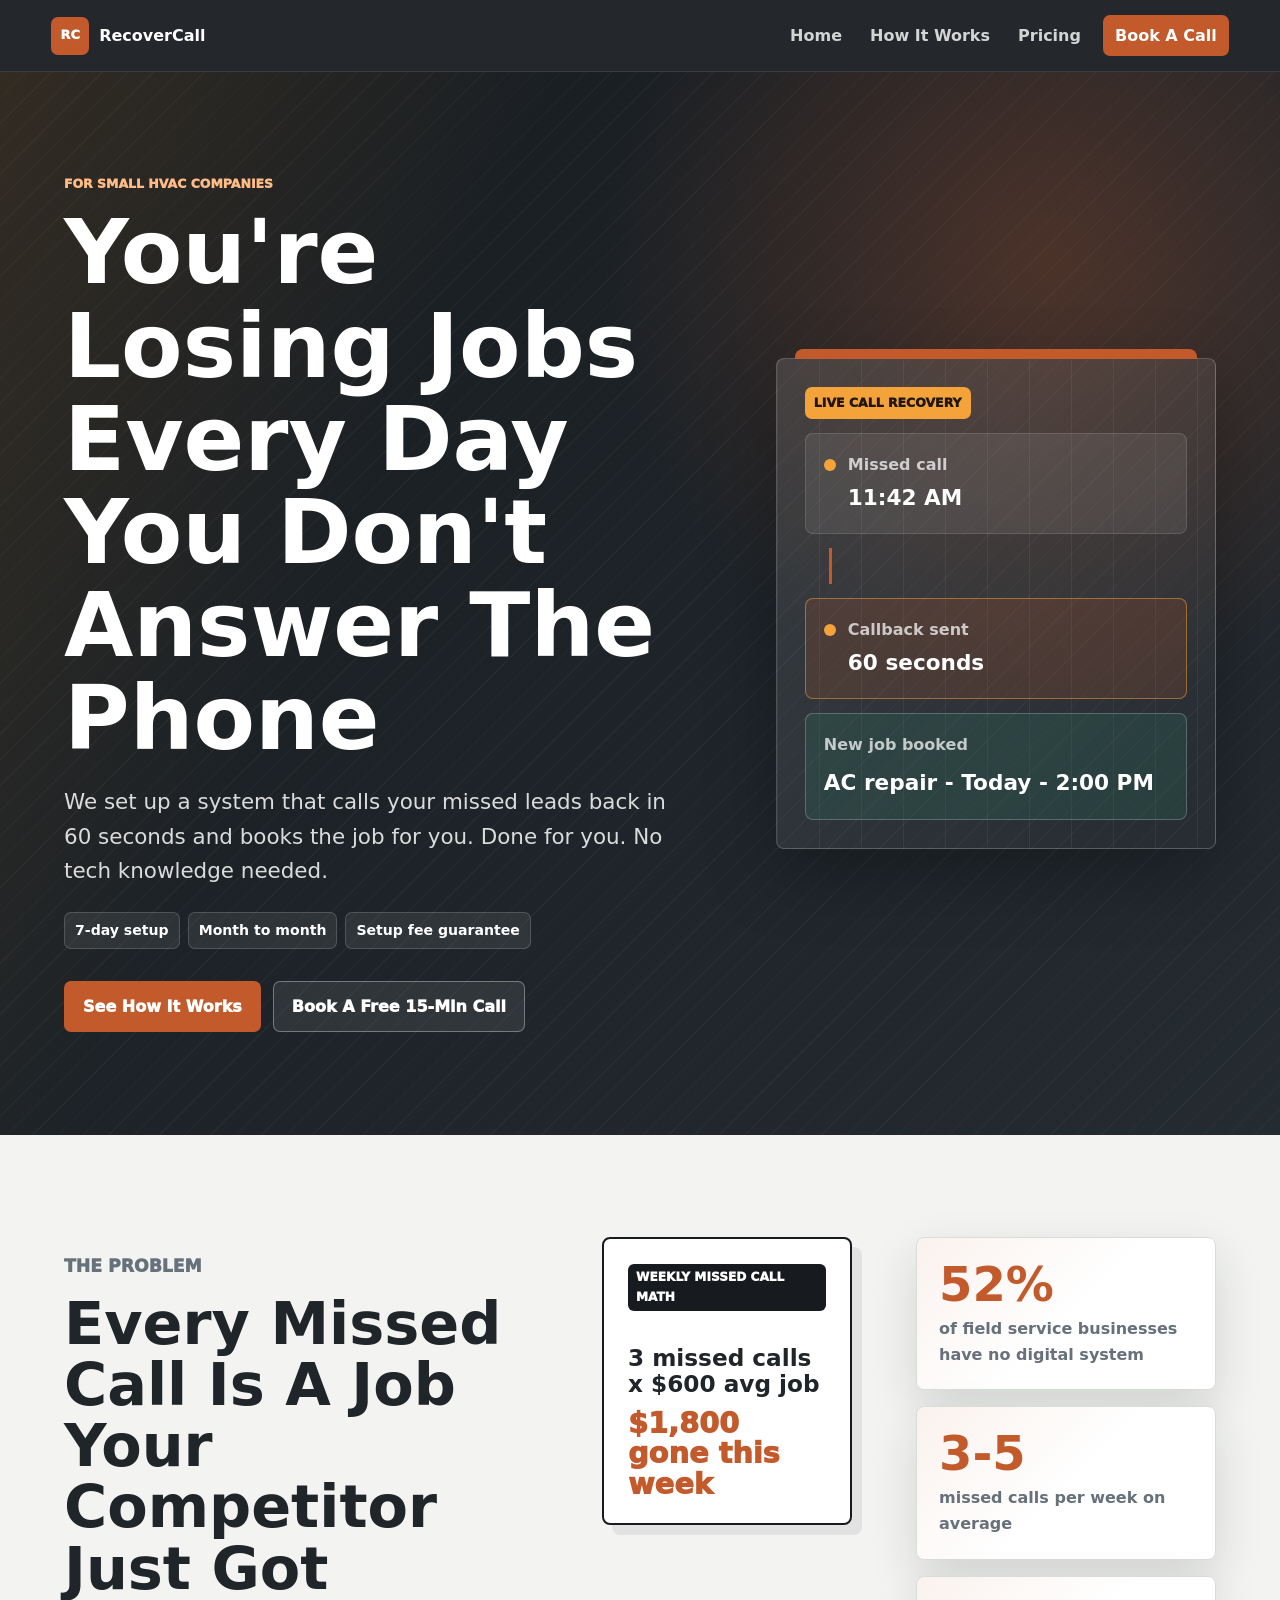
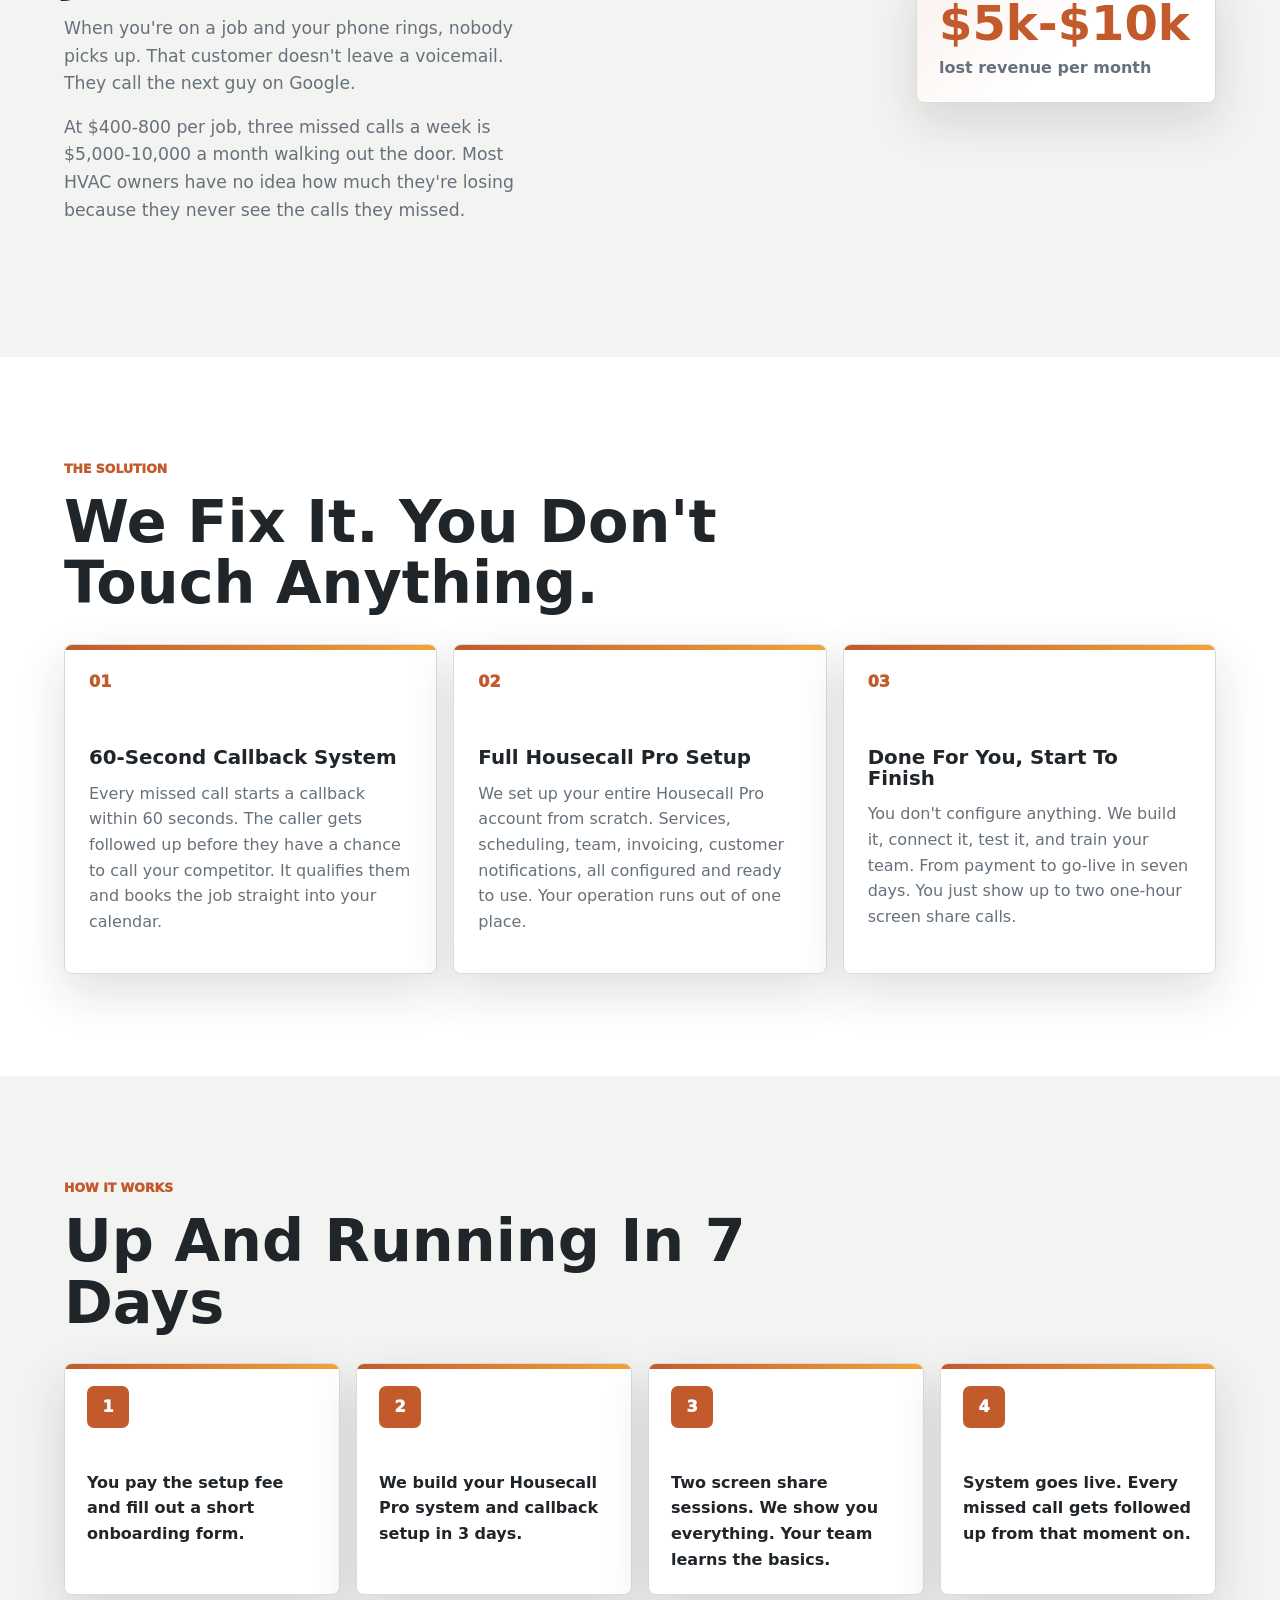
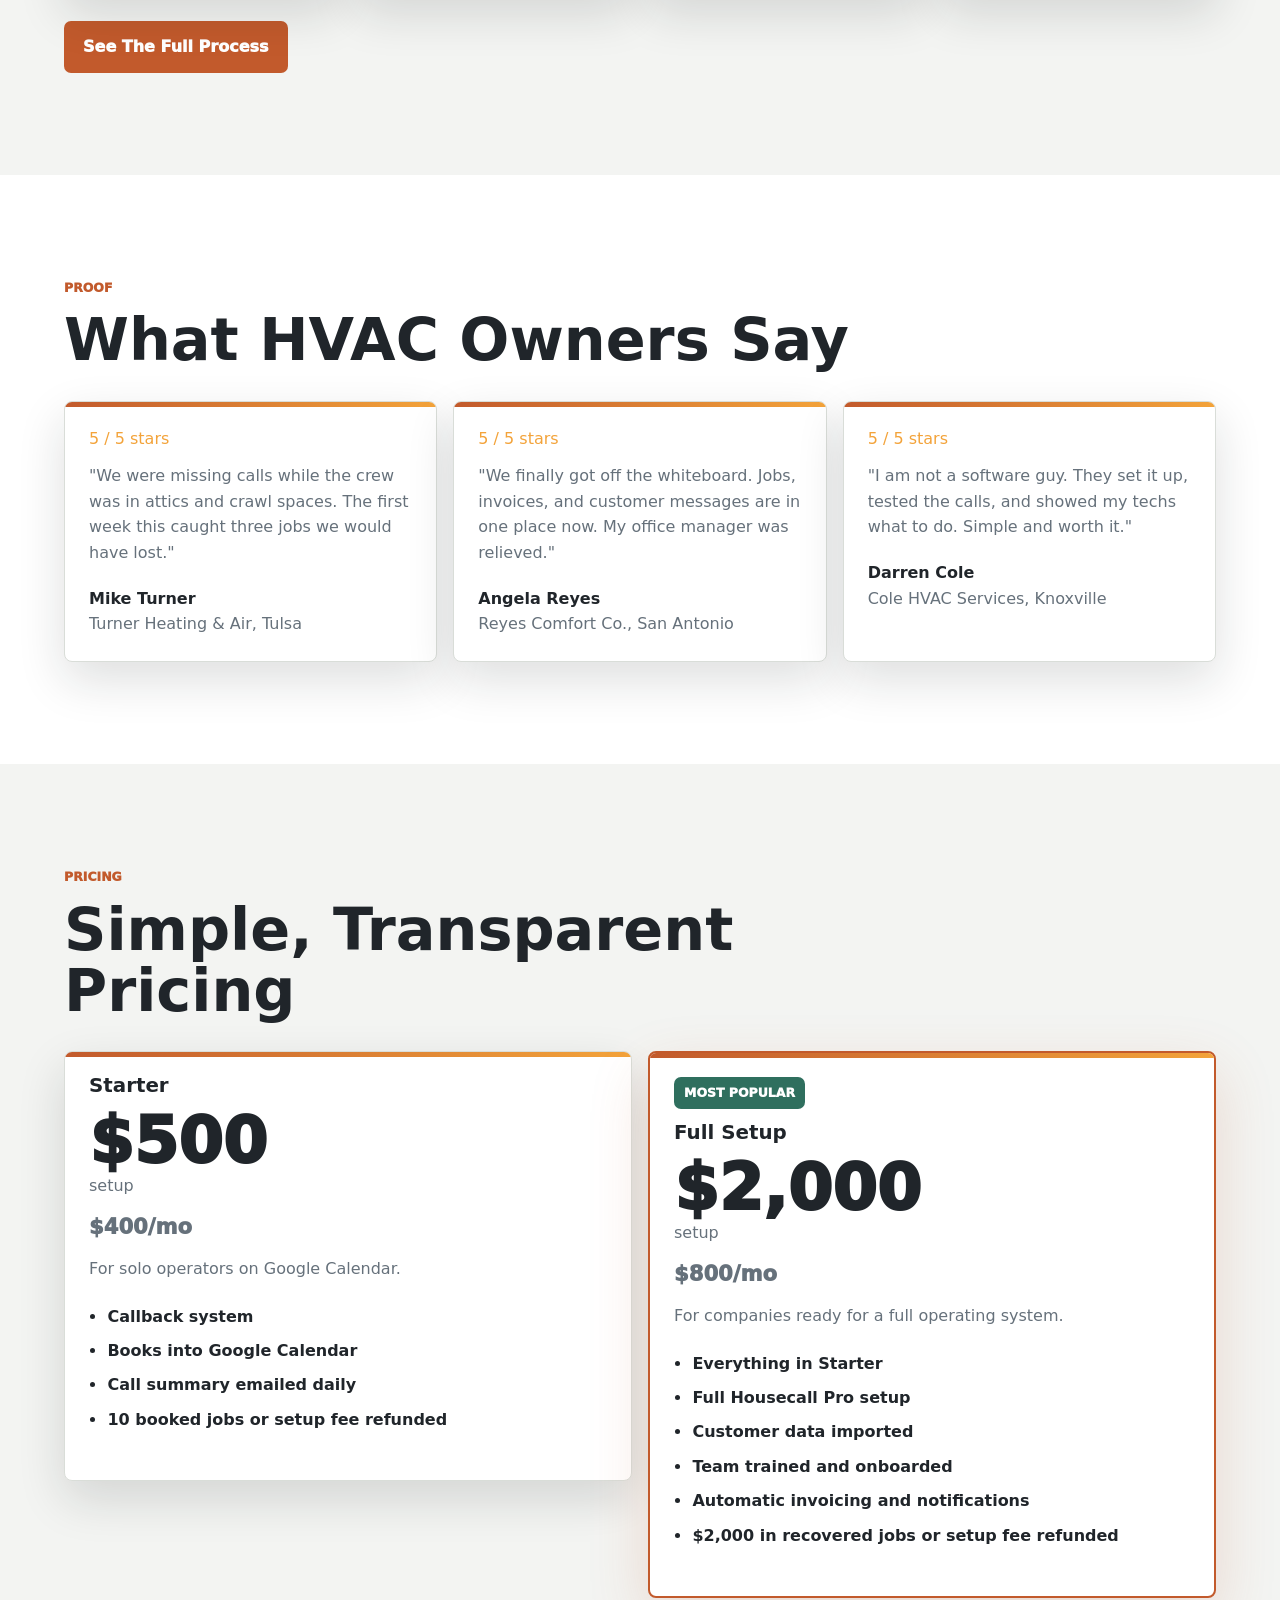
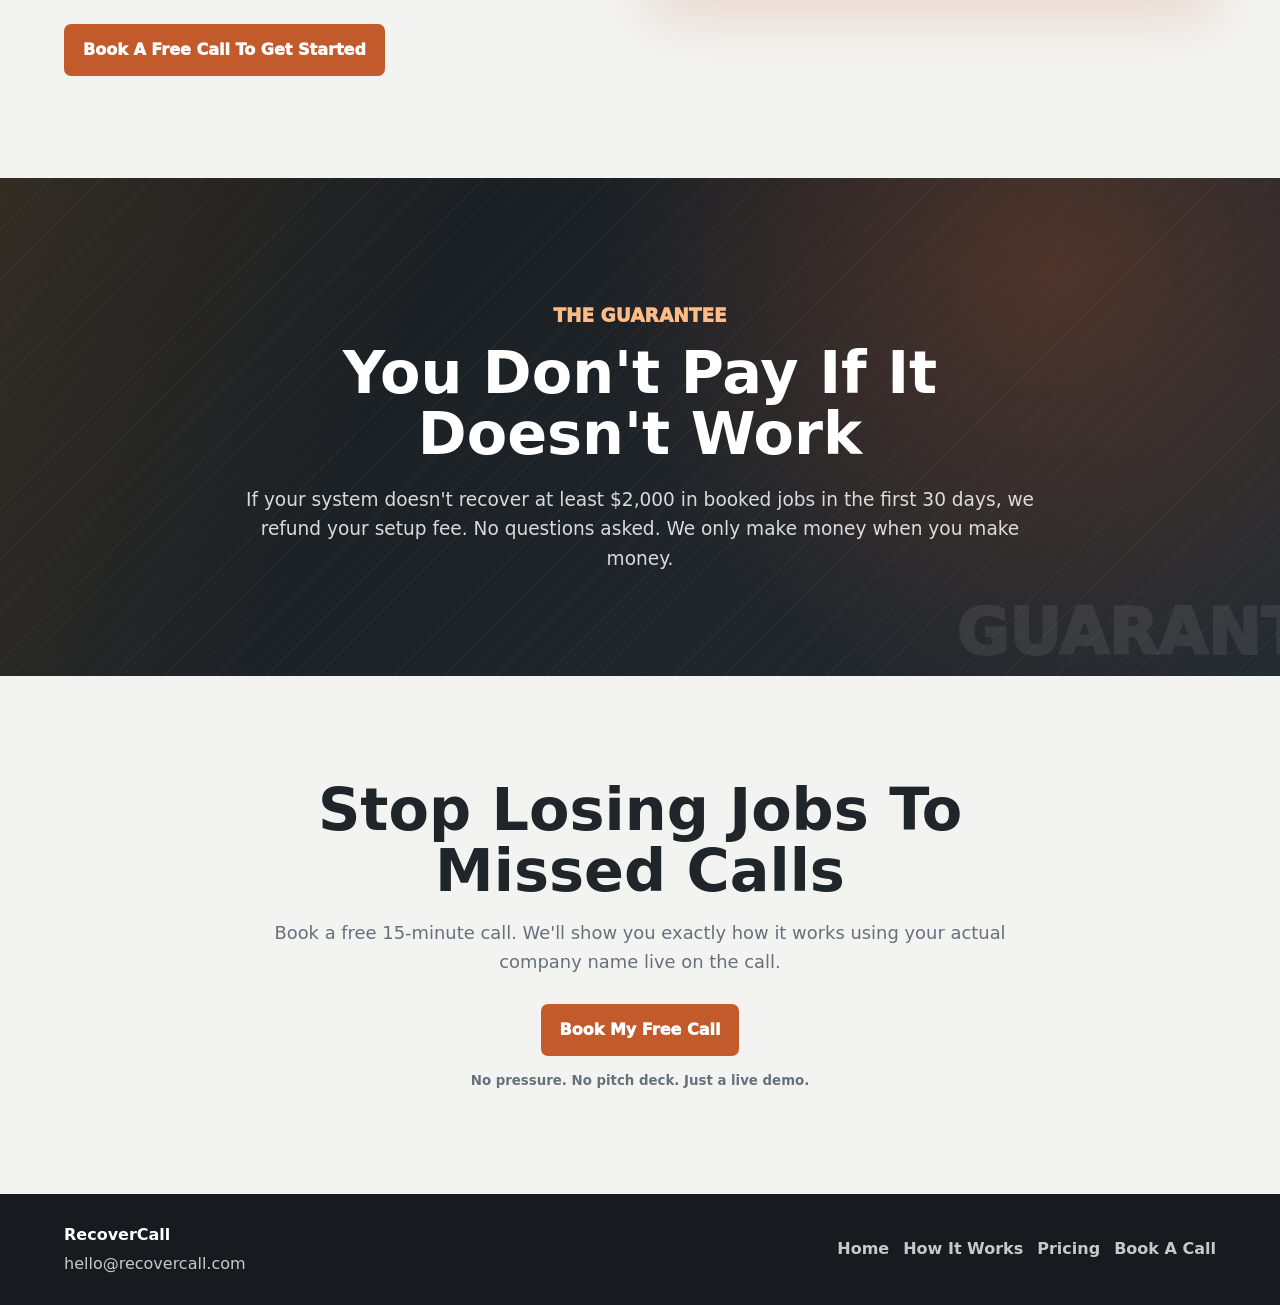
<file: index.html>
<!doctype html>
<html lang="en">
  <head>
    <meta charset="utf-8" />
    <meta name="viewport" content="width=device-width, initial-scale=1" />
    <title>RecoverCall | Missed Call Recovery for HVAC Companies</title>
    <meta
      name="description"
      content="RecoverCall sets up a 24/7 missed call recovery system and Housecall Pro operations platform for small HVAC companies."
    />
    <link rel="stylesheet" href="styles.css" />
  </head>
  <body>
    <header class="site-header">
      <a class="brand" href="index.html" aria-label="RecoverCall home">
        <span class="brand-mark">RC</span>
        <span>RecoverCall</span>
      </a>
      <button class="menu-toggle" type="button" aria-expanded="false" aria-controls="site-nav">
        <span class="sr-only">Toggle navigation</span>
        <span></span>
        <span></span>
        <span></span>
      </button>
      <nav id="site-nav" class="site-nav" aria-label="Primary navigation">
        <a href="index.html">Home</a>
        <a href="how-it-works.html">How It Works</a>
        <a href="pricing.html">Pricing</a>
        <a class="nav-cta" href="book-a-call.html">Book A Call</a>
      </nav>
    </header>

    <main>
      <section class="hero dark-section">
        <div class="hero-copy">
          <p class="eyebrow">For small HVAC companies</p>
          <h1>You're Losing Jobs Every Day You Don't Answer The Phone</h1>
          <p class="lead">
            We set up a system that calls your missed leads back in 60 seconds and
            books the job for you. Done for you. No tech knowledge needed.
          </p>
          <div class="trust-strip" aria-label="Service highlights">
            <span>7-day setup</span>
            <span>Month to month</span>
            <span>Setup fee guarantee</span>
          </div>
          <div class="button-row">
            <a class="button primary" href="how-it-works.html">See How It Works</a>
            <a class="button secondary" href="book-a-call.html">Book A Free 15-Min Call</a>
          </div>
        </div>
        <div class="hero-panel" aria-label="Missed call recovery example">
          <div class="panel-label">Live call recovery</div>
          <div class="phone-card">
            <span class="status-dot"></span>
            <p>Missed call</p>
            <strong>11:42 AM</strong>
          </div>
          <div class="arrow-line"></div>
          <div class="phone-card active">
            <span class="status-dot"></span>
            <p>Callback sent</p>
            <strong>60 seconds</strong>
          </div>
          <div class="dispatch-card">
            <p>New job booked</p>
            <strong>AC repair - Today - 2:00 PM</strong>
          </div>
        </div>
      </section>

      <section class="section problem-section">
        <div class="section-copy">
          <p class="eyebrow">The problem</p>
          <h2>Every Missed Call Is A Job Your Competitor Just Got</h2>
          <p>
            When you're on a job and your phone rings, nobody picks up. That customer
            doesn't leave a voicemail. They call the next guy on Google.
          </p>
          <p>
            At $400-800 per job, three missed calls a week is $5,000-10,000 a month
            walking out the door. Most HVAC owners have no idea how much they're
            losing because they never see the calls they missed.
          </p>
        </div>
        <div class="loss-meter" aria-label="Lost revenue example">
          <span>Weekly missed call math</span>
          <strong>3 missed calls x $600 avg job</strong>
          <p>$1,800 gone this week</p>
        </div>
        <div class="stats-grid">
          <div class="stat-card">
            <strong>52%</strong>
            <span>of field service businesses have no digital system</span>
          </div>
          <div class="stat-card">
            <strong>3-5</strong>
            <span>missed calls per week on average</span>
          </div>
          <div class="stat-card">
            <strong>$5k-$10k</strong>
            <span>lost revenue per month</span>
          </div>
        </div>
      </section>

      <section class="section light-section">
        <div class="section-heading">
          <p class="eyebrow">The solution</p>
          <h2>We Fix It. You Don't Touch Anything.</h2>
        </div>
        <div class="three-grid">
          <article class="feature-card">
            <span>01</span>
            <h3>60-Second Callback System</h3>
            <p>
              Every missed call starts a callback within 60 seconds.
              The caller gets followed up before they have a chance to call your
              competitor. It qualifies them and books the job straight into your calendar.
            </p>
          </article>
          <article class="feature-card">
            <span>02</span>
            <h3>Full Housecall Pro Setup</h3>
            <p>
              We set up your entire Housecall Pro account from scratch. Services,
              scheduling, team, invoicing, customer notifications, all configured and
              ready to use. Your operation runs out of one place.
            </p>
          </article>
          <article class="feature-card">
            <span>03</span>
            <h3>Done For You, Start To Finish</h3>
            <p>
              You don't configure anything. We build it, connect it, test it, and
              train your team. From payment to go-live in seven days. You just show
              up to two one-hour screen share calls.
            </p>
          </article>
        </div>
      </section>

      <section class="section">
        <div class="section-heading">
          <p class="eyebrow">How it works</p>
          <h2>Up And Running In 7 Days</h2>
        </div>
        <div class="steps-grid">
          <div class="step-card"><span>1</span><p>You pay the setup fee and fill out a short onboarding form.</p></div>
          <div class="step-card"><span>2</span><p>We build your Housecall Pro system and callback setup in 3 days.</p></div>
          <div class="step-card"><span>3</span><p>Two screen share sessions. We show you everything. Your team learns the basics.</p></div>
          <div class="step-card"><span>4</span><p>System goes live. Every missed call gets followed up from that moment on.</p></div>
        </div>
        <a class="button primary section-button" href="how-it-works.html">See The Full Process</a>
      </section>

      <section class="section light-section">
        <div class="section-heading">
          <p class="eyebrow">Proof</p>
          <h2>What HVAC Owners Say</h2>
        </div>
        <div class="three-grid">
          <article class="quote-card">
            <div class="stars">5 / 5 stars</div>
            <p>
              "We were missing calls while the crew was in attics and crawl spaces.
              The first week this caught three jobs we would have lost."
            </p>
            <strong>Mike Turner</strong>
            <span>Turner Heating & Air, Tulsa</span>
          </article>
          <article class="quote-card">
            <div class="stars">5 / 5 stars</div>
            <p>
              "We finally got off the whiteboard. Jobs, invoices, and customer
              messages are in one place now. My office manager was relieved."
            </p>
            <strong>Angela Reyes</strong>
            <span>Reyes Comfort Co., San Antonio</span>
          </article>
          <article class="quote-card">
            <div class="stars">5 / 5 stars</div>
            <p>
              "I am not a software guy. They set it up, tested the calls, and
              showed my techs what to do. Simple and worth it."
            </p>
            <strong>Darren Cole</strong>
            <span>Cole HVAC Services, Knoxville</span>
          </article>
        </div>
      </section>

      <section class="section">
        <div class="section-heading">
          <p class="eyebrow">Pricing</p>
          <h2>Simple, Transparent Pricing</h2>
        </div>
        <div class="pricing-grid two-up">
          <article class="pricing-card">
            <h3>Starter</h3>
            <p class="price"><span>$500</span> setup</p>
            <p class="monthly">$400/mo</p>
            <p>For solo operators on Google Calendar.</p>
            <ul>
              <li>Callback system</li>
              <li>Books into Google Calendar</li>
              <li>Call summary emailed daily</li>
              <li>10 booked jobs or setup fee refunded</li>
            </ul>
          </article>
          <article class="pricing-card popular">
            <div class="badge">Most Popular</div>
            <h3>Full Setup</h3>
            <p class="price"><span>$2,000</span> setup</p>
            <p class="monthly">$800/mo</p>
            <p>For companies ready for a full operating system.</p>
            <ul>
              <li>Everything in Starter</li>
              <li>Full Housecall Pro setup</li>
              <li>Customer data imported</li>
              <li>Team trained and onboarded</li>
              <li>Automatic invoicing and notifications</li>
              <li>$2,000 in recovered jobs or setup fee refunded</li>
            </ul>
          </article>
        </div>
        <a class="button primary section-button" href="book-a-call.html">Book A Free Call To Get Started</a>
      </section>

      <section class="section guarantee dark-section">
        <p class="eyebrow">The guarantee</p>
        <h2>You Don't Pay If It Doesn't Work</h2>
        <p>
          If your system doesn't recover at least $2,000 in booked jobs in the first
          30 days, we refund your setup fee. No questions asked. We only make money
          when you make money.
        </p>
      </section>

      <section class="section final-cta">
        <h2>Stop Losing Jobs To Missed Calls</h2>
        <p>
          Book a free 15-minute call. We'll show you exactly how it works using
          your actual company name live on the call.
        </p>
        <a class="button primary" href="book-a-call.html">Book My Free Call</a>
        <small>No pressure. No pitch deck. Just a live demo.</small>
      </section>
    </main>

    <footer class="site-footer">
      <div>
        <strong>RecoverCall</strong>
        <p>hello@recovercall.com</p>
      </div>
      <nav aria-label="Footer navigation">
        <a href="index.html">Home</a>
        <a href="how-it-works.html">How It Works</a>
        <a href="pricing.html">Pricing</a>
        <a href="book-a-call.html">Book A Call</a>
      </nav>
    </footer>
    <script src="script.js"></script>
  </body>
</html>
</file>
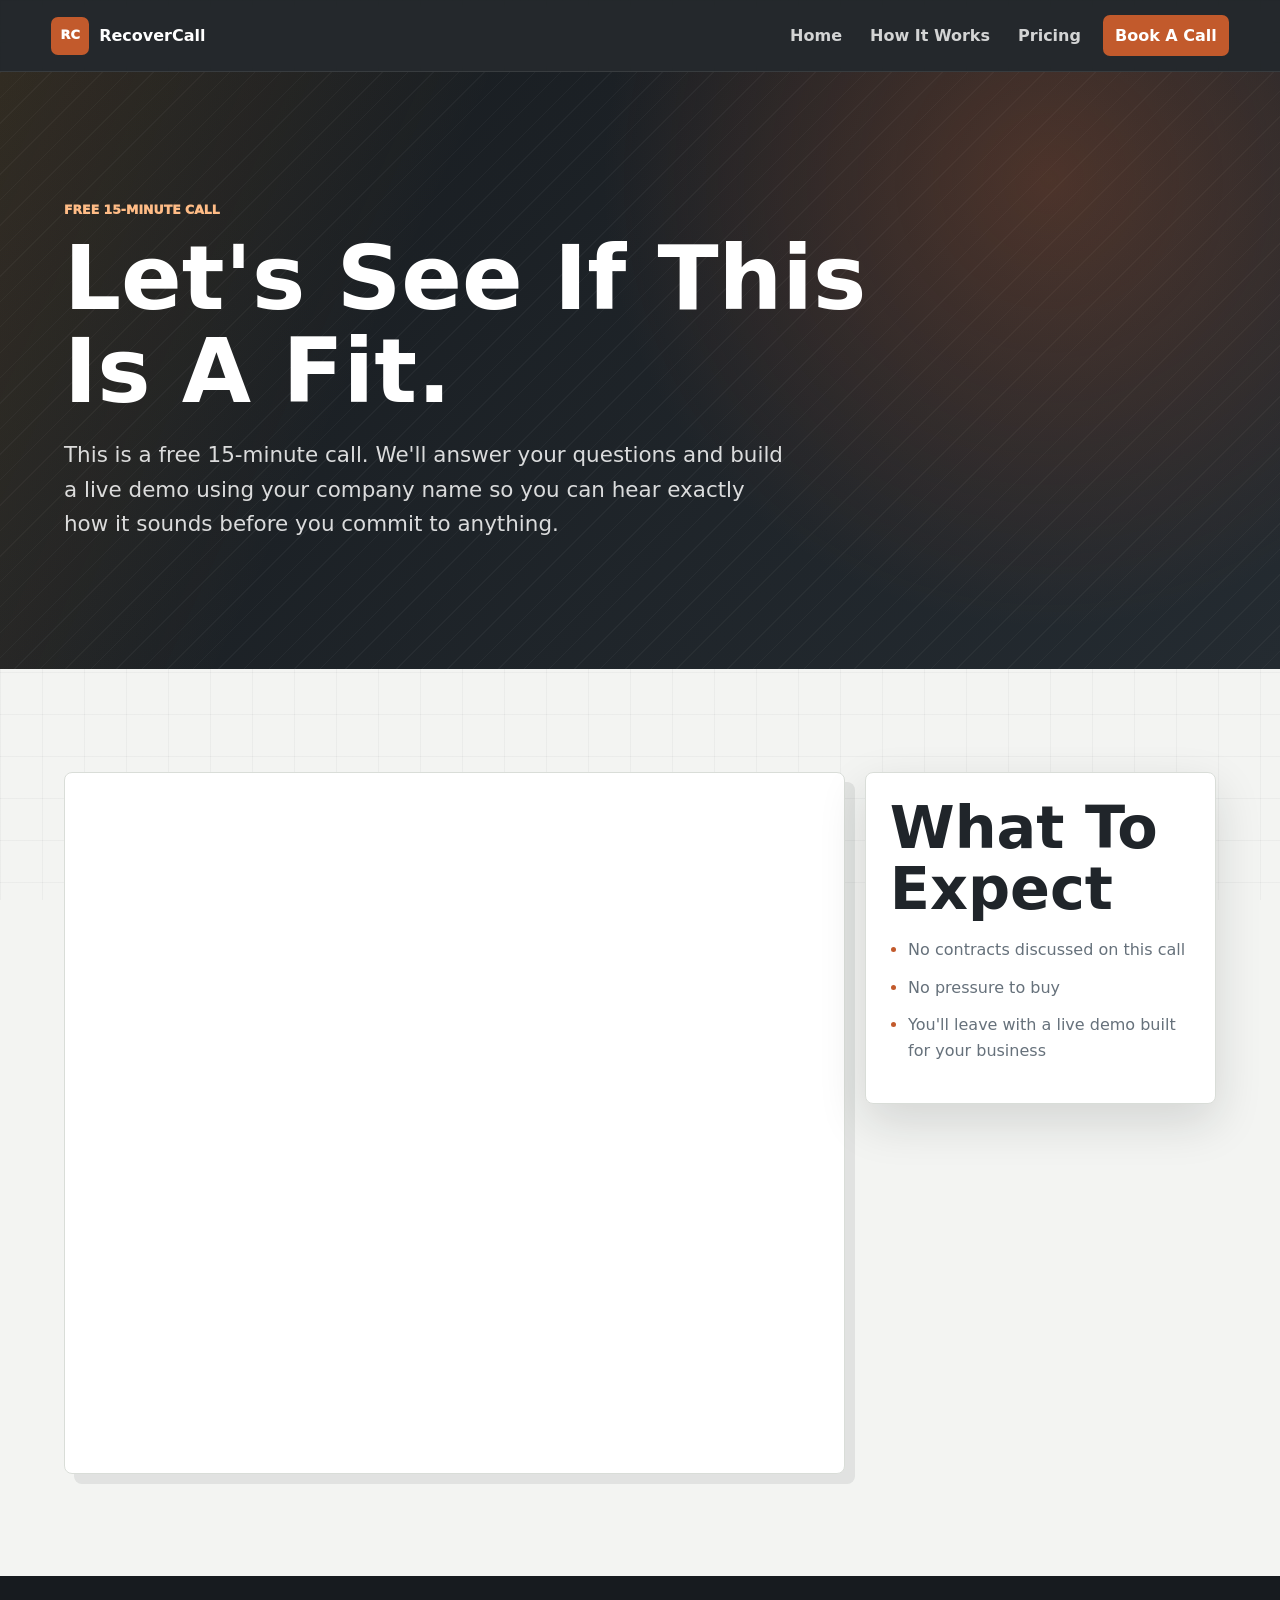
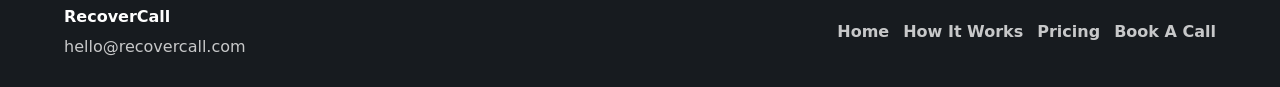
<file: book-a-call.html>
<!doctype html>
<html lang="en">
  <head>
    <meta charset="utf-8" />
    <meta name="viewport" content="width=device-width, initial-scale=1" />
    <title>Book A Call | RecoverCall</title>
    <meta
      name="description"
      content="Book a free 15-minute call with RecoverCall and hear a live demo for your HVAC company."
    />
    <link href="https://assets.calendly.com/assets/external/widget.css" rel="stylesheet" />
    <link rel="stylesheet" href="styles.css" />
  </head>
  <body>
    <header class="site-header">
      <a class="brand" href="index.html" aria-label="RecoverCall home">
        <span class="brand-mark">RC</span>
        <span>RecoverCall</span>
      </a>
      <button class="menu-toggle" type="button" aria-expanded="false" aria-controls="site-nav">
        <span class="sr-only">Toggle navigation</span>
        <span></span>
        <span></span>
        <span></span>
      </button>
      <nav id="site-nav" class="site-nav" aria-label="Primary navigation">
        <a href="index.html">Home</a>
        <a href="how-it-works.html">How It Works</a>
        <a href="pricing.html">Pricing</a>
        <a class="nav-cta" href="book-a-call.html">Book A Call</a>
      </nav>
    </header>

    <main>
      <section class="page-hero dark-section">
        <p class="eyebrow">Free 15-minute call</p>
        <h1>Let's See If This Is A Fit.</h1>
        <p class="lead">
          This is a free 15-minute call. We'll answer your questions and build a
          live demo using your company name so you can hear exactly how it sounds
          before you commit to anything.
        </p>
      </section>

      <section class="section booking-layout">
        <div class="calendar-placeholder">
          <!-- REPLACE WITH CALENDLY EMBED CODE -->
          <div
            class="calendly-inline-widget"
            data-url="https://calendly.com/zack-173/30min"
            style="min-width: 320px; height: 700px;"
          ></div>
        </div>
        <aside class="call-notes">
          <h2>What To Expect</h2>
          <ul class="check-list">
            <li>No contracts discussed on this call</li>
            <li>No pressure to buy</li>
            <li>You'll leave with a live demo built for your business</li>
          </ul>
        </aside>
      </section>
    </main>

    <footer class="site-footer">
      <div>
        <strong>RecoverCall</strong>
        <p>hello@recovercall.com</p>
      </div>
      <nav aria-label="Footer navigation">
        <a href="index.html">Home</a>
        <a href="how-it-works.html">How It Works</a>
        <a href="pricing.html">Pricing</a>
        <a href="book-a-call.html">Book A Call</a>
      </nav>
    </footer>
    <script src="https://assets.calendly.com/assets/external/widget.js" async></script>
    <script src="script.js"></script>
  </body>
</html>
</file>
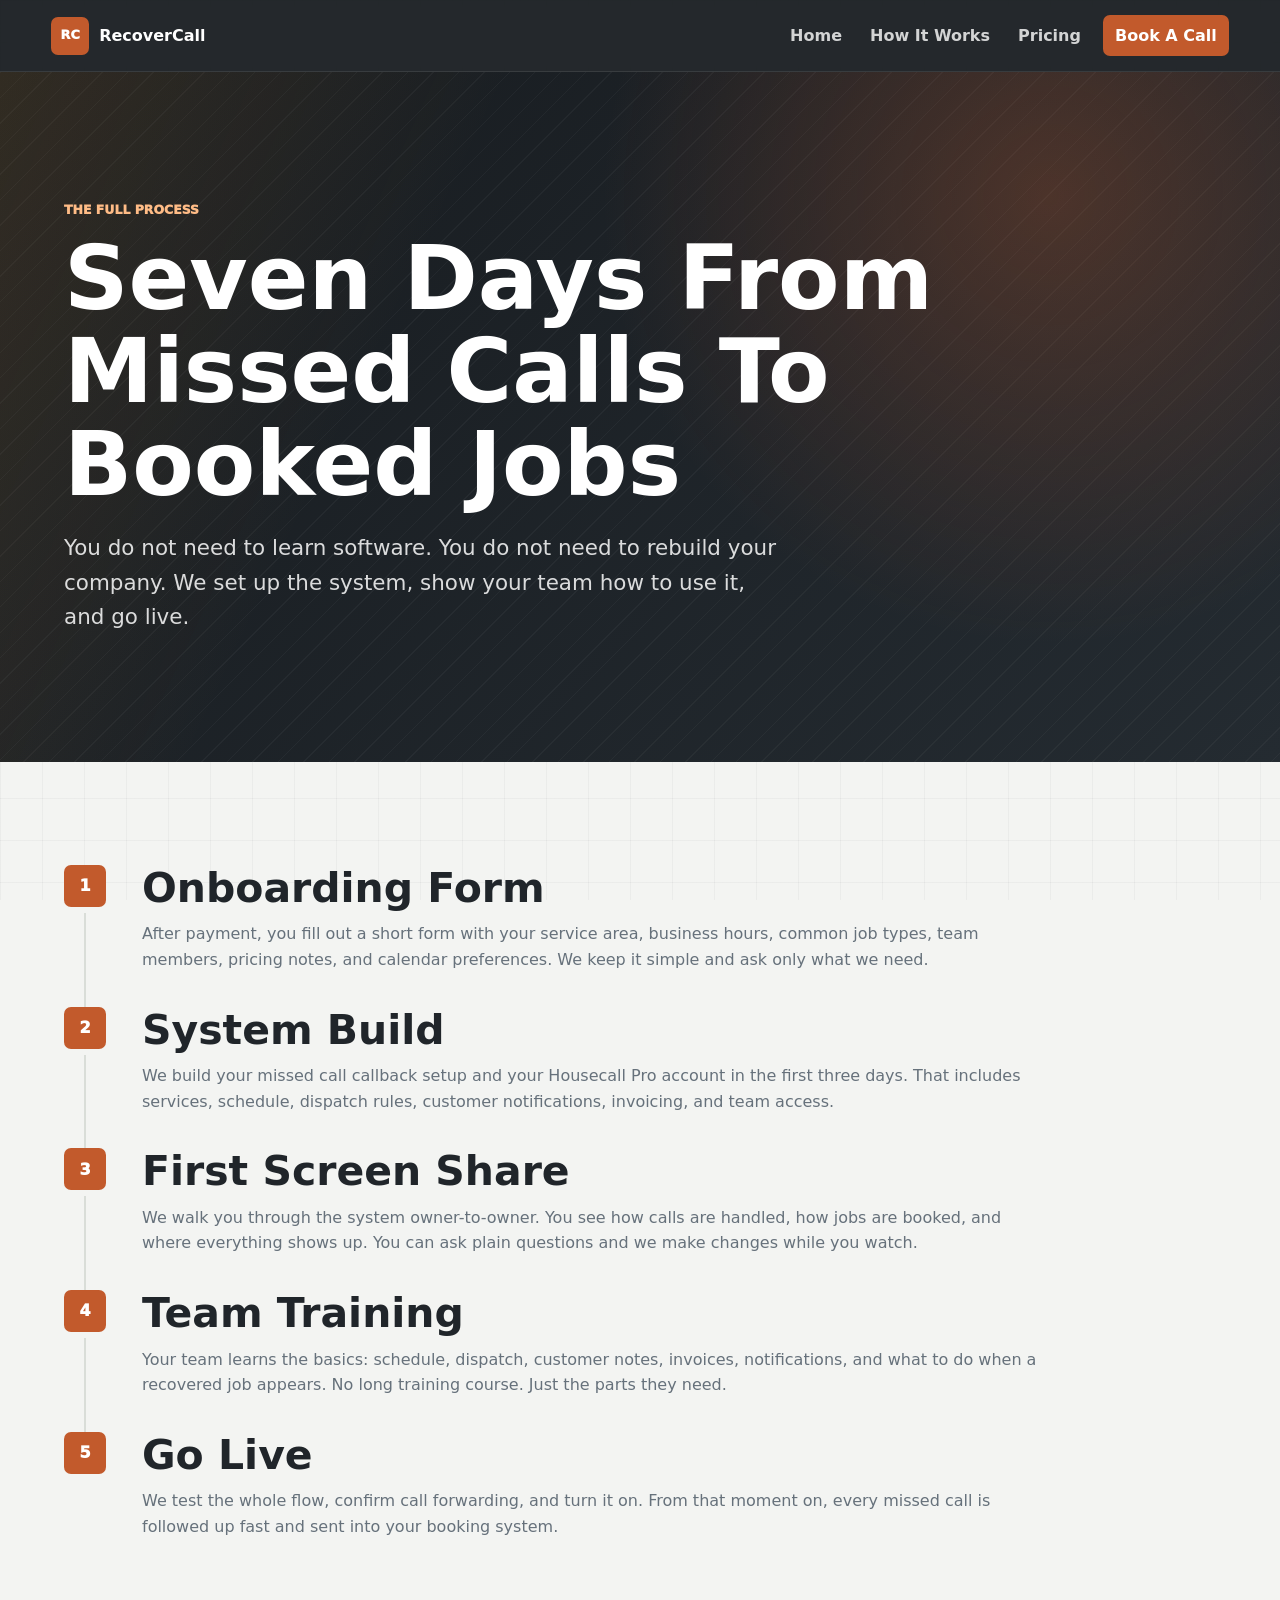
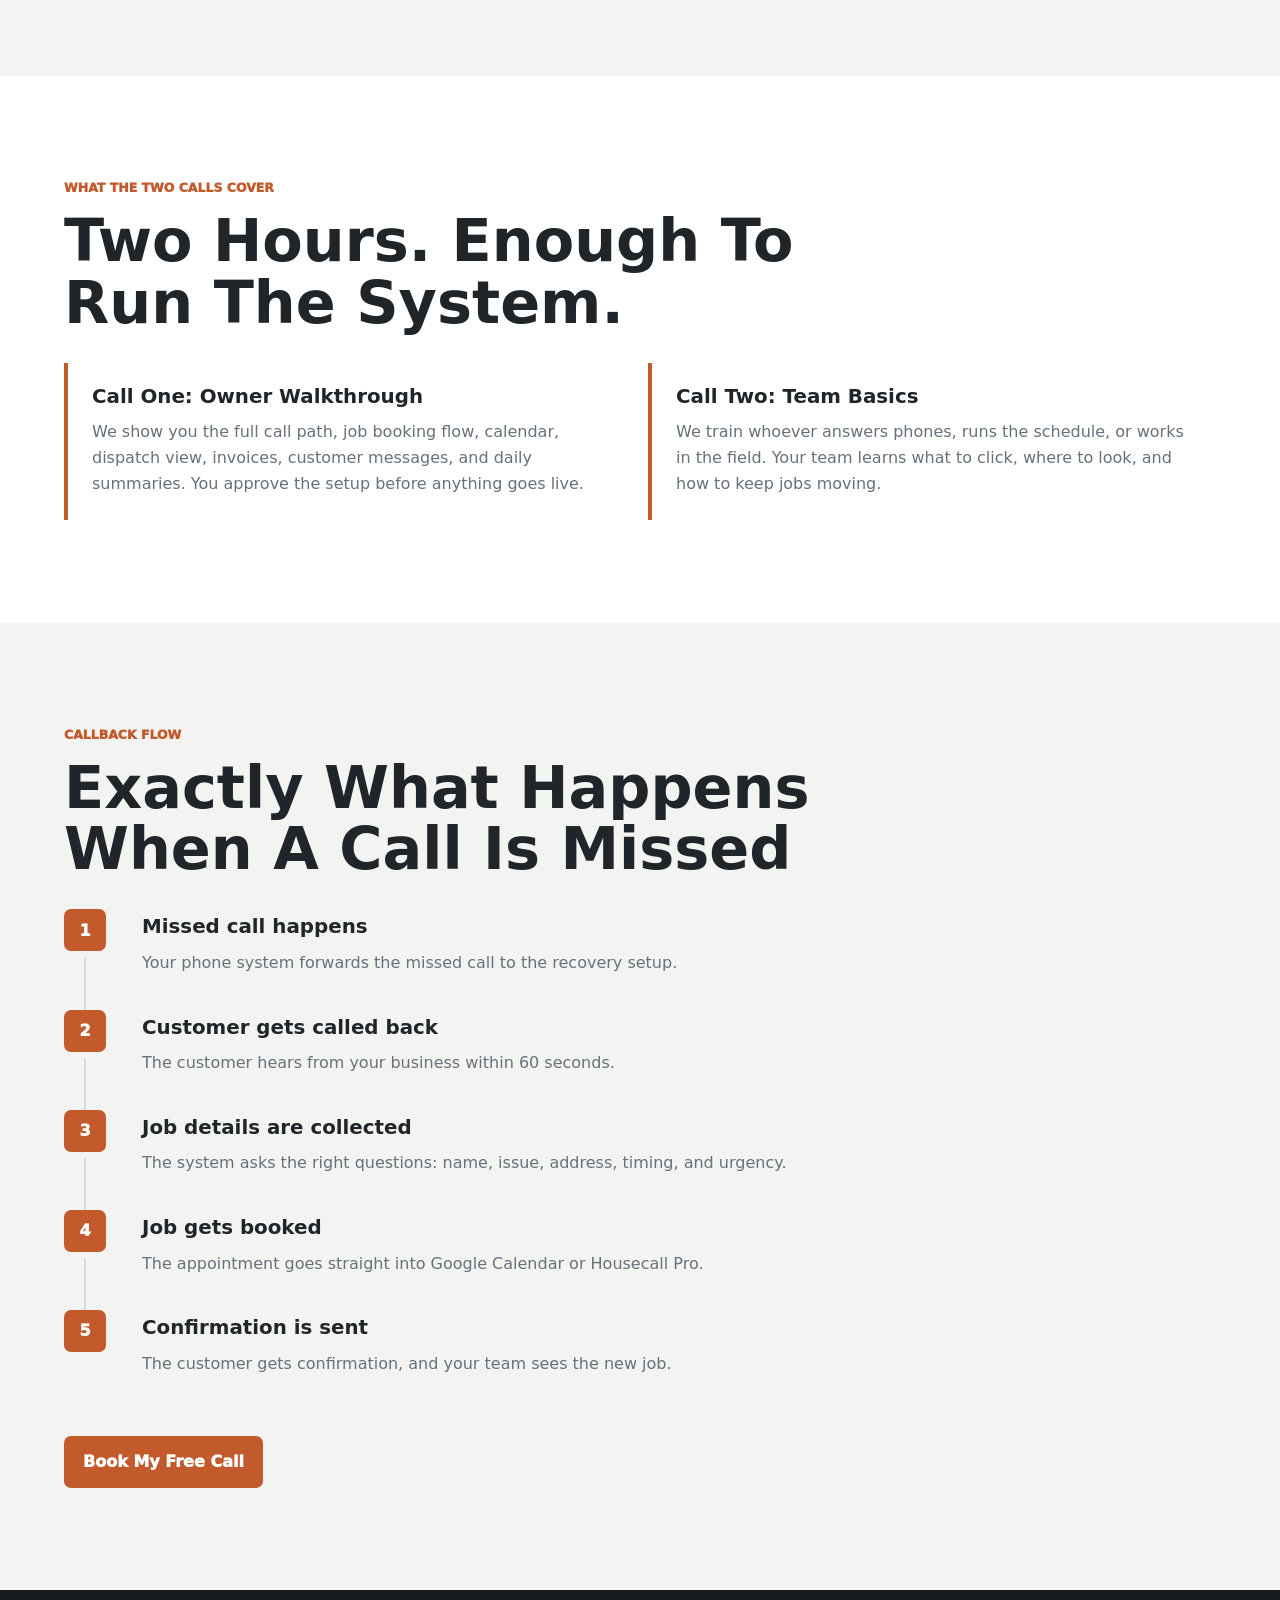
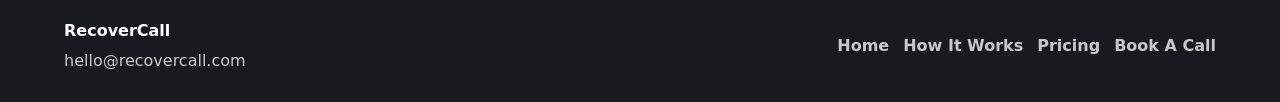
<file: how-it-works.html>
<!doctype html>
<html lang="en">
  <head>
    <meta charset="utf-8" />
    <meta name="viewport" content="width=device-width, initial-scale=1" />
    <title>How It Works | RecoverCall</title>
    <meta
      name="description"
      content="See how RecoverCall sets up missed call recovery and Housecall Pro for HVAC companies in seven days."
    />
    <link rel="stylesheet" href="styles.css" />
  </head>
  <body>
    <header class="site-header">
      <a class="brand" href="index.html" aria-label="RecoverCall home">
        <span class="brand-mark">RC</span>
        <span>RecoverCall</span>
      </a>
      <button class="menu-toggle" type="button" aria-expanded="false" aria-controls="site-nav">
        <span class="sr-only">Toggle navigation</span>
        <span></span>
        <span></span>
        <span></span>
      </button>
      <nav id="site-nav" class="site-nav" aria-label="Primary navigation">
        <a href="index.html">Home</a>
        <a href="how-it-works.html">How It Works</a>
        <a href="pricing.html">Pricing</a>
        <a class="nav-cta" href="book-a-call.html">Book A Call</a>
      </nav>
    </header>

    <main>
      <section class="page-hero dark-section">
        <p class="eyebrow">The full process</p>
        <h1>Seven Days From Missed Calls To Booked Jobs</h1>
        <p class="lead">
          You do not need to learn software. You do not need to rebuild your
          company. We set up the system, show your team how to use it, and go live.
        </p>
      </section>

      <section class="section">
        <div class="timeline">
          <article class="timeline-item">
            <span>1</span>
            <div>
              <h2>Onboarding Form</h2>
              <p>
                After payment, you fill out a short form with your service area,
                business hours, common job types, team members, pricing notes, and
                calendar preferences. We keep it simple and ask only what we need.
              </p>
            </div>
          </article>
          <article class="timeline-item">
            <span>2</span>
            <div>
              <h2>System Build</h2>
              <p>
                We build your missed call callback setup and your Housecall Pro
                account in the first three days. That includes services, schedule,
                dispatch rules, customer notifications, invoicing, and team access.
              </p>
            </div>
          </article>
          <article class="timeline-item">
            <span>3</span>
            <div>
              <h2>First Screen Share</h2>
              <p>
                We walk you through the system owner-to-owner. You see how calls are
                handled, how jobs are booked, and where everything shows up. You can
                ask plain questions and we make changes while you watch.
              </p>
            </div>
          </article>
          <article class="timeline-item">
            <span>4</span>
            <div>
              <h2>Team Training</h2>
              <p>
                Your team learns the basics: schedule, dispatch, customer notes,
                invoices, notifications, and what to do when a recovered job appears.
                No long training course. Just the parts they need.
              </p>
            </div>
          </article>
          <article class="timeline-item">
            <span>5</span>
            <div>
              <h2>Go Live</h2>
              <p>
                We test the whole flow, confirm call forwarding, and turn it on.
                From that moment on, every missed call is followed up fast and sent
                into your booking system.
              </p>
            </div>
          </article>
        </div>
      </section>

      <section class="section light-section">
        <div class="section-heading">
          <p class="eyebrow">What the two calls cover</p>
          <h2>Two Hours. Enough To Run The System.</h2>
        </div>
        <div class="two-column-list">
          <div>
            <h3>Call One: Owner Walkthrough</h3>
            <p>
              We show you the full call path, job booking flow, calendar, dispatch
              view, invoices, customer messages, and daily summaries. You approve
              the setup before anything goes live.
            </p>
          </div>
          <div>
            <h3>Call Two: Team Basics</h3>
            <p>
              We train whoever answers phones, runs the schedule, or works in the
              field. Your team learns what to click, where to look, and how to keep
              jobs moving.
            </p>
          </div>
        </div>
      </section>

      <section class="section">
        <div class="section-heading">
          <p class="eyebrow">Callback flow</p>
          <h2>Exactly What Happens When A Call Is Missed</h2>
        </div>
        <div class="timeline compact">
          <article class="timeline-item">
            <span>1</span>
            <div><h3>Missed call happens</h3><p>Your phone system forwards the missed call to the recovery setup.</p></div>
          </article>
          <article class="timeline-item">
            <span>2</span>
            <div><h3>Customer gets called back</h3><p>The customer hears from your business within 60 seconds.</p></div>
          </article>
          <article class="timeline-item">
            <span>3</span>
            <div><h3>Job details are collected</h3><p>The system asks the right questions: name, issue, address, timing, and urgency.</p></div>
          </article>
          <article class="timeline-item">
            <span>4</span>
            <div><h3>Job gets booked</h3><p>The appointment goes straight into Google Calendar or Housecall Pro.</p></div>
          </article>
          <article class="timeline-item">
            <span>5</span>
            <div><h3>Confirmation is sent</h3><p>The customer gets confirmation, and your team sees the new job.</p></div>
          </article>
        </div>
        <a class="button primary section-button" href="book-a-call.html">Book My Free Call</a>
      </section>
    </main>

    <footer class="site-footer">
      <div>
        <strong>RecoverCall</strong>
        <p>hello@recovercall.com</p>
      </div>
      <nav aria-label="Footer navigation">
        <a href="index.html">Home</a>
        <a href="how-it-works.html">How It Works</a>
        <a href="pricing.html">Pricing</a>
        <a href="book-a-call.html">Book A Call</a>
      </nav>
    </footer>
    <script src="script.js"></script>
  </body>
</html>
</file>
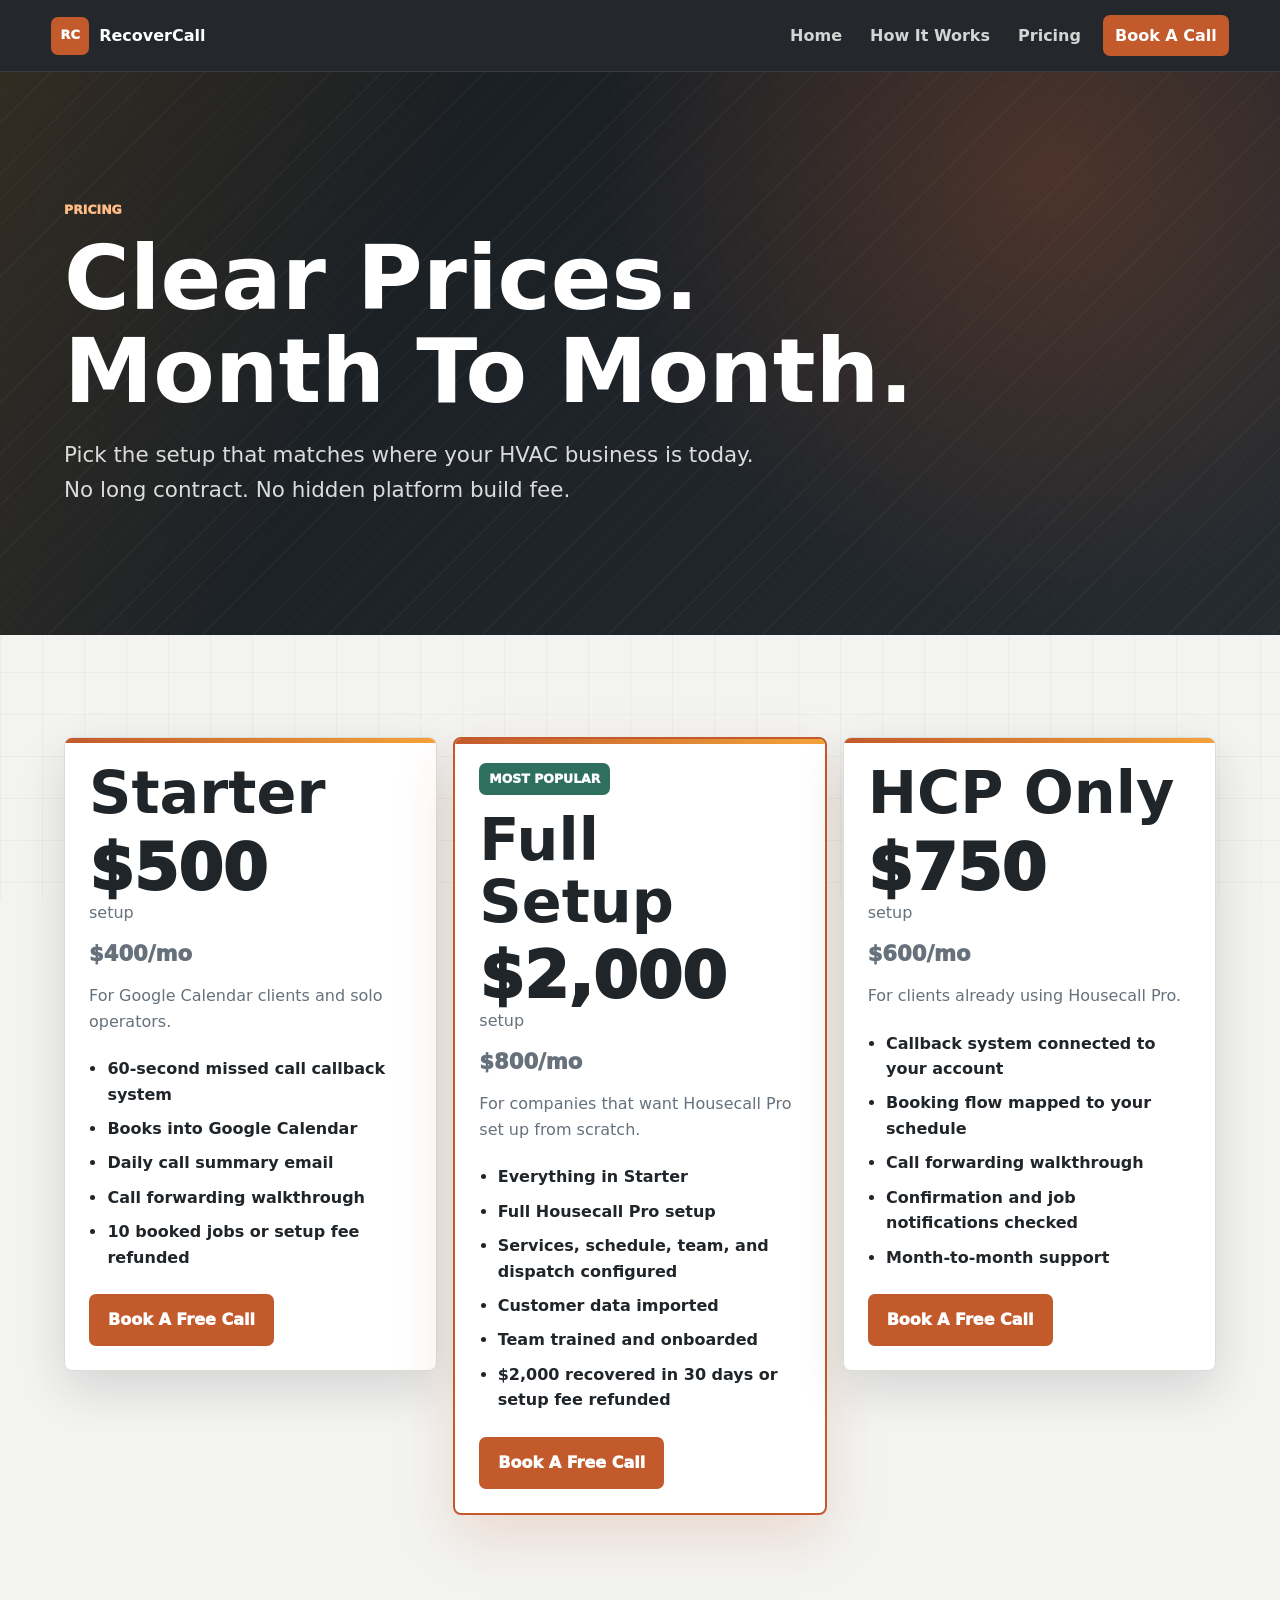
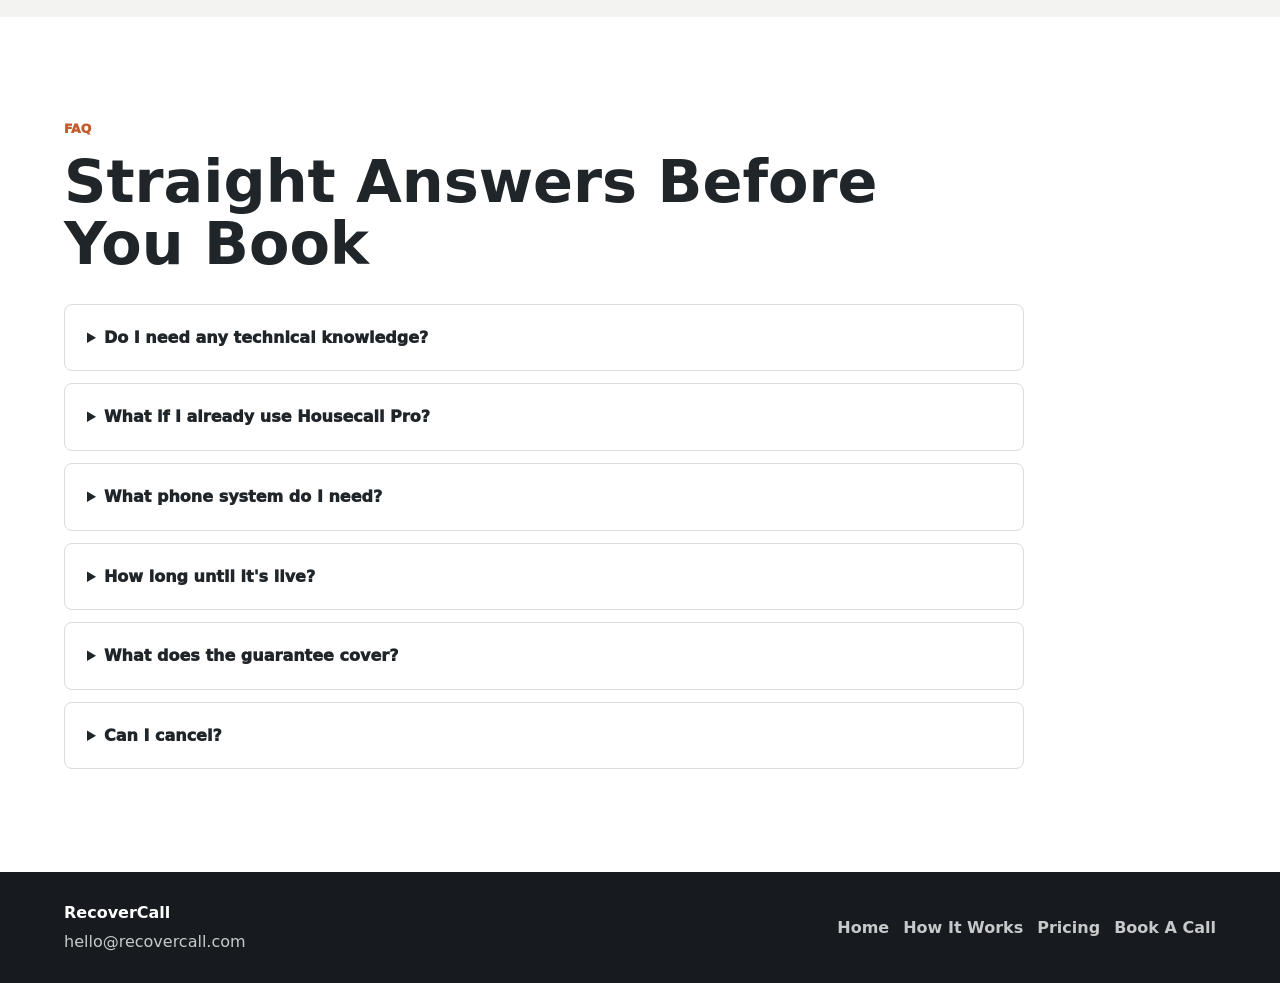
<file: pricing.html>
<!doctype html>
<html lang="en">
  <head>
    <meta charset="utf-8" />
    <meta name="viewport" content="width=device-width, initial-scale=1" />
    <title>Pricing | RecoverCall</title>
    <meta
      name="description"
      content="Simple pricing for RecoverCall missed call recovery and Housecall Pro setup for HVAC companies."
    />
    <link rel="stylesheet" href="styles.css" />
  </head>
  <body>
    <header class="site-header">
      <a class="brand" href="index.html" aria-label="RecoverCall home">
        <span class="brand-mark">RC</span>
        <span>RecoverCall</span>
      </a>
      <button class="menu-toggle" type="button" aria-expanded="false" aria-controls="site-nav">
        <span class="sr-only">Toggle navigation</span>
        <span></span>
        <span></span>
        <span></span>
      </button>
      <nav id="site-nav" class="site-nav" aria-label="Primary navigation">
        <a href="index.html">Home</a>
        <a href="how-it-works.html">How It Works</a>
        <a href="pricing.html">Pricing</a>
        <a class="nav-cta" href="book-a-call.html">Book A Call</a>
      </nav>
    </header>

    <main>
      <section class="page-hero dark-section">
        <p class="eyebrow">Pricing</p>
        <h1>Clear Prices. Month To Month.</h1>
        <p class="lead">
          Pick the setup that matches where your HVAC business is today. No long
          contract. No hidden platform build fee.
        </p>
      </section>

      <section class="section">
        <div class="pricing-grid">
          <article class="pricing-card">
            <h2>Starter</h2>
            <p class="price"><span>$500</span> setup</p>
            <p class="monthly">$400/mo</p>
            <p>For Google Calendar clients and solo operators.</p>
            <ul>
              <li>60-second missed call callback system</li>
              <li>Books into Google Calendar</li>
              <li>Daily call summary email</li>
              <li>Call forwarding walkthrough</li>
              <li>10 booked jobs or setup fee refunded</li>
            </ul>
            <a class="button primary" href="book-a-call.html">Book A Free Call</a>
          </article>
          <article class="pricing-card popular">
            <div class="badge">Most Popular</div>
            <h2>Full Setup</h2>
            <p class="price"><span>$2,000</span> setup</p>
            <p class="monthly">$800/mo</p>
            <p>For companies that want Housecall Pro set up from scratch.</p>
            <ul>
              <li>Everything in Starter</li>
              <li>Full Housecall Pro setup</li>
              <li>Services, schedule, team, and dispatch configured</li>
              <li>Customer data imported</li>
              <li>Team trained and onboarded</li>
              <li>$2,000 recovered in 30 days or setup fee refunded</li>
            </ul>
            <a class="button primary" href="book-a-call.html">Book A Free Call</a>
          </article>
          <article class="pricing-card">
            <h2>HCP Only</h2>
            <p class="price"><span>$750</span> setup</p>
            <p class="monthly">$600/mo</p>
            <p>For clients already using Housecall Pro.</p>
            <ul>
              <li>Callback system connected to your account</li>
              <li>Booking flow mapped to your schedule</li>
              <li>Call forwarding walkthrough</li>
              <li>Confirmation and job notifications checked</li>
              <li>Month-to-month support</li>
            </ul>
            <a class="button primary" href="book-a-call.html">Book A Free Call</a>
          </article>
        </div>
      </section>

      <section class="section light-section">
        <div class="section-heading">
          <p class="eyebrow">FAQ</p>
          <h2>Straight Answers Before You Book</h2>
        </div>
        <div class="faq-list">
          <details>
            <summary>Do I need any technical knowledge?</summary>
            <p>None. We handle every technical step. You show up to two screen share calls and we do the rest.</p>
          </details>
          <details>
            <summary>What if I already use Housecall Pro?</summary>
            <p>We skip the setup and just connect the callback system to your existing account. That's our Tier 3 plan at $750 setup and $600 a month.</p>
          </details>
          <details>
            <summary>What phone system do I need?</summary>
            <p>Almost any business phone system works. We walk you through setting up call forwarding in about 15 minutes.</p>
          </details>
          <details>
            <summary>How long until it's live?</summary>
            <p>Seven days from payment to go-live in most cases.</p>
          </details>
          <details>
            <summary>What does the guarantee cover?</summary>
            <p>If you don't recover at least $2,000 in booked jobs in your first 30 days we refund your setup fee in full. No questions asked.</p>
          </details>
          <details>
            <summary>Can I cancel?</summary>
            <p>Yes. Month to month. No long-term contract. Cancel any time with 30 days notice.</p>
          </details>
        </div>
      </section>
    </main>

    <footer class="site-footer">
      <div>
        <strong>RecoverCall</strong>
        <p>hello@recovercall.com</p>
      </div>
      <nav aria-label="Footer navigation">
        <a href="index.html">Home</a>
        <a href="how-it-works.html">How It Works</a>
        <a href="pricing.html">Pricing</a>
        <a href="book-a-call.html">Book A Call</a>
      </nav>
    </footer>
    <script src="script.js"></script>
  </body>
</html>
</file>
<file: styles.css>
:root {
  color-scheme: light;
  --charcoal: #171b1f;
  --slate: #242b31;
  --ink: #20252a;
  --muted: #66717b;
  --paper: #f3f4f2;
  --panel: #ffffff;
  --line: #d9ddd8;
  --accent: #c25a2c;
  --accent-dark: #9f4520;
  --amber: #f3a33a;
  --success: #2f6f5e;
  --shadow: 0 18px 48px rgba(23, 27, 31, 0.14);
  --hard-shadow: 10px 10px 0 rgba(23, 27, 31, 0.08);
}

* {
  box-sizing: border-box;
}

html {
  scroll-behavior: smooth;
}

body {
  margin: 0;
  color: var(--ink);
  background: var(--paper);
  font-family:
    Inter, ui-sans-serif, system-ui, -apple-system, BlinkMacSystemFont, "Segoe UI",
    sans-serif;
  line-height: 1.6;
}

body::before {
  position: fixed;
  inset: 0;
  z-index: -1;
  pointer-events: none;
  content: "";
  background-image:
    linear-gradient(rgba(23, 27, 31, 0.035) 1px, transparent 1px),
    linear-gradient(90deg, rgba(23, 27, 31, 0.035) 1px, transparent 1px);
  background-size: 42px 42px;
}

a {
  color: inherit;
  text-decoration: none;
}

p,
h1,
h2,
h3,
li,
summary {
  overflow-wrap: anywhere;
}

h1,
h2,
h3 {
  margin: 0;
  line-height: 1.04;
  letter-spacing: 0;
}

h1 {
  max-width: 980px;
  font-size: clamp(2.7rem, 7vw, 5.9rem);
}

h2 {
  max-width: 850px;
  font-size: clamp(2rem, 4.6vw, 4rem);
}

h3 {
  font-size: 1.24rem;
}

p {
  margin: 0;
}

ul {
  padding-left: 1.15rem;
}

li + li {
  margin-top: 0.55rem;
}

.site-header {
  position: fixed;
  top: 0;
  left: 0;
  right: 0;
  z-index: 50;
  display: flex;
  align-items: center;
  justify-content: space-between;
  gap: 22px;
  min-height: 72px;
  padding: 14px clamp(18px, 4vw, 56px);
  color: #fff;
  background: rgba(23, 27, 31, 0.94);
  border-bottom: 1px solid rgba(255, 255, 255, 0.09);
  backdrop-filter: blur(14px);
}

.brand,
.site-nav,
.button-row,
.site-footer nav {
  display: flex;
  align-items: center;
}

.brand {
  flex: 0 0 auto;
  gap: 10px;
  font-weight: 900;
}

.brand-mark {
  display: grid;
  width: 38px;
  height: 38px;
  place-items: center;
  color: #fff;
  background: var(--accent);
  border-radius: 7px;
  font-size: 0.8rem;
  font-weight: 950;
}

.site-nav {
  gap: 4px;
}

.site-nav a {
  min-height: 40px;
  padding: 8px 12px;
  border-radius: 7px;
  color: rgba(255, 255, 255, 0.8);
  font-weight: 800;
}

.site-nav a:hover,
.site-nav a:focus-visible {
  color: #fff;
  background: rgba(255, 255, 255, 0.1);
}

.site-nav .nav-cta {
  margin-left: 6px;
  color: #fff;
  background: var(--accent);
}

.site-nav .nav-cta:hover,
.site-nav .nav-cta:focus-visible {
  background: var(--accent-dark);
}

.menu-toggle {
  display: none;
  width: 44px;
  height: 44px;
  padding: 9px;
  border: 1px solid rgba(255, 255, 255, 0.18);
  border-radius: 7px;
  background: rgba(255, 255, 255, 0.06);
}

.menu-toggle span:not(.sr-only) {
  display: block;
  height: 2px;
  margin: 5px 0;
  background: #fff;
}

.sr-only {
  position: absolute;
  width: 1px;
  height: 1px;
  padding: 0;
  margin: -1px;
  overflow: hidden;
  clip: rect(0, 0, 0, 0);
  white-space: nowrap;
  border: 0;
}

main {
  padding-top: 72px;
}

.dark-section {
  color: #fff;
  background:
    radial-gradient(circle at 82% 18%, rgba(194, 90, 44, 0.28), transparent 28rem),
    linear-gradient(115deg, rgba(243, 163, 58, 0.12), transparent 32%),
    repeating-linear-gradient(135deg, rgba(255, 255, 255, 0.035) 0 1px, transparent 1px 18px),
    linear-gradient(135deg, var(--charcoal), var(--slate));
}

.hero {
  display: grid;
  min-height: calc(100vh - 72px);
  grid-template-columns: minmax(0, 1.04fr) minmax(320px, 0.72fr);
  gap: clamp(32px, 6vw, 76px);
  align-items: center;
  padding: clamp(58px, 8vw, 110px) clamp(18px, 5vw, 72px);
}

.page-hero {
  padding: clamp(70px, 10vw, 128px) clamp(18px, 5vw, 72px);
}

.page-hero h1 {
  max-width: 900px;
}

.hero-copy,
.page-hero {
  position: relative;
}

.eyebrow {
  margin: 0 0 12px;
  color: var(--accent);
  font-size: 0.78rem;
  font-weight: 950;
  letter-spacing: 0;
  text-transform: uppercase;
}

.dark-section .eyebrow {
  color: #ffbc86;
}

.lead {
  max-width: 720px;
  margin-top: 20px;
  color: rgba(255, 255, 255, 0.84);
  font-size: clamp(1.08rem, 2vw, 1.34rem);
}

.trust-strip {
  display: flex;
  flex-wrap: wrap;
  gap: 8px;
  margin-top: 24px;
}

.trust-strip span {
  display: inline-flex;
  min-height: 34px;
  align-items: center;
  padding: 6px 10px;
  color: #fff;
  border: 1px solid rgba(255, 255, 255, 0.16);
  border-radius: 7px;
  background: rgba(255, 255, 255, 0.08);
  font-size: 0.88rem;
  font-weight: 850;
}

.button-row {
  flex-wrap: wrap;
  gap: 12px;
  margin-top: 32px;
}

.button {
  display: inline-flex;
  min-height: 50px;
  align-items: center;
  justify-content: center;
  padding: 12px 18px;
  border: 1px solid transparent;
  border-radius: 7px;
  font-weight: 950;
  text-align: center;
}

.button.primary {
  color: #fff;
  background: var(--accent);
}

.button.primary:hover,
.button.primary:focus-visible {
  background: var(--accent-dark);
}

.button.secondary {
  color: #fff;
  border-color: rgba(255, 255, 255, 0.34);
  background: rgba(255, 255, 255, 0.08);
}

.button.secondary:hover,
.button.secondary:focus-visible {
  background: rgba(255, 255, 255, 0.15);
}

.hero-panel {
  position: relative;
  display: grid;
  gap: 14px;
  padding: clamp(18px, 3vw, 28px);
  border: 1px solid rgba(255, 255, 255, 0.18);
  border-radius: 8px;
  background:
    linear-gradient(135deg, rgba(255, 255, 255, 0.12), rgba(255, 255, 255, 0.02)),
    repeating-linear-gradient(90deg, rgba(255, 255, 255, 0.055) 0 1px, transparent 1px 42px);
  box-shadow: 0 24px 70px rgba(0, 0, 0, 0.28);
}

.hero-panel::before {
  position: absolute;
  inset: -10px 18px auto;
  height: 10px;
  content: "";
  border-radius: 8px 8px 0 0;
  background: var(--accent);
}

.panel-label {
  display: inline-flex;
  width: fit-content;
  min-height: 32px;
  align-items: center;
  padding: 5px 9px;
  color: #21160f;
  background: var(--amber);
  border-radius: 7px;
  font-size: 0.78rem;
  font-weight: 950;
  text-transform: uppercase;
}

.phone-card,
.dispatch-card {
  padding: 18px;
  border: 1px solid rgba(255, 255, 255, 0.12);
  border-radius: 8px;
  background: rgba(255, 255, 255, 0.08);
}

.phone-card {
  display: grid;
  grid-template-columns: auto 1fr;
  gap: 3px 12px;
  align-items: center;
}

.phone-card p,
.dispatch-card p {
  color: rgba(255, 255, 255, 0.72);
  font-weight: 800;
}

.phone-card strong,
.dispatch-card strong {
  grid-column: 2;
  font-size: 1.35rem;
}

.phone-card.active {
  border-color: rgba(243, 163, 58, 0.5);
  background: rgba(194, 90, 44, 0.18);
}

.status-dot {
  width: 12px;
  height: 12px;
  border-radius: 99px;
  background: var(--amber);
}

.arrow-line {
  width: 3px;
  height: 36px;
  margin-left: 24px;
  background: var(--accent);
}

.dispatch-card strong {
  display: block;
  margin-top: 8px;
}

.dispatch-card {
  border-color: rgba(255, 255, 255, 0.22);
  background: rgba(47, 111, 94, 0.28);
}

.section {
  padding: clamp(58px, 8vw, 104px) clamp(18px, 5vw, 72px);
}

.light-section {
  background: #fff;
}

.section-heading,
.section-copy {
  margin-bottom: 30px;
}

.section-copy p {
  max-width: 820px;
  margin-top: 16px;
  color: var(--muted);
  font-size: 1.08rem;
}

.problem-section {
  display: grid;
  grid-template-columns: minmax(0, 1fr) minmax(250px, 0.42fr) minmax(300px, 0.56fr);
  gap: clamp(28px, 5vw, 64px);
  align-items: start;
}

.loss-meter {
  padding: 24px;
  border: 2px solid var(--charcoal);
  border-radius: 8px;
  background: #fff;
  box-shadow: var(--hard-shadow);
}

.loss-meter span {
  display: inline-flex;
  min-height: 30px;
  align-items: center;
  padding: 4px 8px;
  color: #fff;
  background: var(--charcoal);
  border-radius: 6px;
  font-size: 0.76rem;
  font-weight: 950;
  text-transform: uppercase;
}

.loss-meter strong {
  display: block;
  margin-top: 34px;
  color: var(--ink);
  font-size: 1.45rem;
  line-height: 1.1;
}

.loss-meter p {
  margin-top: 12px;
  color: var(--accent);
  font-size: 1.8rem;
  font-weight: 950;
  line-height: 1.05;
}

.stats-grid,
.three-grid,
.steps-grid,
.pricing-grid,
.two-column-list {
  display: grid;
  gap: 16px;
}

.stats-grid {
  grid-template-columns: 1fr;
}

.stat-card,
.feature-card,
.quote-card,
.pricing-card,
.step-card,
.call-notes {
  border: 1px solid var(--line);
  border-radius: 8px;
  background: var(--panel);
  box-shadow: var(--shadow);
}

.feature-card,
.pricing-card,
.quote-card,
.step-card {
  position: relative;
  overflow: hidden;
}

.feature-card::before,
.pricing-card::before,
.quote-card::before,
.step-card::before {
  position: absolute;
  top: 0;
  left: 0;
  right: 0;
  height: 5px;
  content: "";
  background: linear-gradient(90deg, var(--accent), var(--amber));
}

.stat-card {
  padding: 22px;
  background:
    linear-gradient(135deg, rgba(194, 90, 44, 0.08), transparent 52%),
    #fff;
}

.stat-card strong {
  display: block;
  color: var(--accent);
  font-size: clamp(2rem, 4vw, 3rem);
  line-height: 1;
}

.stat-card span {
  display: block;
  margin-top: 8px;
  color: var(--muted);
  font-weight: 800;
}

.three-grid {
  grid-template-columns: repeat(3, minmax(0, 1fr));
}

.feature-card,
.quote-card,
.pricing-card {
  padding: 24px;
}

.feature-card {
  min-height: 330px;
}

.feature-card span {
  display: inline-block;
  margin-bottom: 54px;
  color: var(--accent);
  font-weight: 950;
}

.feature-card p,
.quote-card p,
.pricing-card p,
.timeline-item p,
.two-column-list p,
.call-notes li,
.faq-list p {
  margin-top: 12px;
  color: var(--muted);
}

.steps-grid {
  grid-template-columns: repeat(4, minmax(0, 1fr));
}

.step-card {
  min-height: 210px;
  padding: 22px;
}

.step-card span,
.timeline-item span {
  display: grid;
  width: 42px;
  height: 42px;
  place-items: center;
  color: #fff;
  background: var(--accent);
  border-radius: 7px;
  font-weight: 950;
}

.step-card p {
  margin-top: 42px;
  color: var(--ink);
  font-weight: 800;
}

.section-button {
  margin-top: 26px;
}

.stars {
  color: var(--amber);
  font-size: 1rem;
  letter-spacing: 0;
}

.quote-card strong {
  display: block;
  margin-top: 20px;
}

.quote-card span {
  display: block;
  color: var(--muted);
}

.pricing-grid {
  grid-template-columns: repeat(3, minmax(0, 1fr));
  align-items: start;
}

.pricing-grid.two-up {
  grid-template-columns: repeat(2, minmax(0, 1fr));
}

.pricing-card {
  position: relative;
}

.pricing-card.popular {
  border: 2px solid var(--accent);
  box-shadow: 0 22px 60px rgba(194, 90, 44, 0.18);
}

.badge {
  display: inline-flex;
  min-height: 32px;
  align-items: center;
  padding: 6px 10px;
  margin-bottom: 14px;
  color: #fff;
  background: var(--success);
  border-radius: 7px;
  font-size: 0.78rem;
  font-weight: 950;
  text-transform: uppercase;
}

.price {
  margin-top: 18px;
}

.price span {
  display: block;
  color: var(--ink);
  font-size: clamp(2.4rem, 5vw, 4.2rem);
  font-weight: 950;
  line-height: 1;
}

.monthly {
  color: var(--accent);
  font-size: 1.32rem;
  font-weight: 950;
}

.pricing-card ul {
  margin: 22px 0 24px;
  color: var(--ink);
  font-weight: 700;
}

.guarantee {
  position: relative;
  overflow: hidden;
  text-align: center;
}

.guarantee::after {
  position: absolute;
  right: clamp(18px, 5vw, 72px);
  bottom: 24px;
  width: min(260px, 38vw);
  height: 70px;
  content: "GUARANTEE";
  color: rgba(255, 255, 255, 0.08);
  font-size: clamp(2rem, 5vw, 4rem);
  font-weight: 950;
}

.guarantee h2,
.guarantee p,
.final-cta h2,
.final-cta p {
  margin-left: auto;
  margin-right: auto;
}

.guarantee p {
  max-width: 820px;
  margin-top: 20px;
  color: rgba(255, 255, 255, 0.83);
  font-size: 1.16rem;
}

.final-cta {
  text-align: center;
}

.final-cta p {
  max-width: 760px;
  margin-top: 18px;
  color: var(--muted);
  font-size: 1.12rem;
}

.final-cta .button {
  margin-top: 28px;
}

.final-cta small {
  display: block;
  margin-top: 14px;
  color: var(--muted);
  font-weight: 800;
}

.timeline {
  display: grid;
  gap: 0;
  max-width: 980px;
}

.timeline-item {
  position: relative;
  display: grid;
  grid-template-columns: 60px minmax(0, 1fr);
  gap: 18px;
  padding-bottom: 34px;
}

.timeline-item > div {
  padding: 2px 0 0;
}

.timeline-item::before {
  position: absolute;
  top: 48px;
  bottom: 0;
  left: 20px;
  width: 2px;
  content: "";
  background: var(--line);
}

.timeline-item:last-child::before {
  display: none;
}

.timeline-item h2 {
  font-size: clamp(1.65rem, 3.2vw, 2.7rem);
}

.timeline.compact .timeline-item h3 {
  margin-top: 6px;
}

.two-column-list {
  grid-template-columns: repeat(2, minmax(0, 1fr));
}

.two-column-list > div {
  padding: 24px;
  border-left: 4px solid var(--accent);
  background: var(--panel);
}

.faq-list {
  display: grid;
  gap: 12px;
  max-width: 960px;
}

.faq-list details {
  padding: 20px 22px;
  border: 1px solid var(--line);
  border-radius: 8px;
  background: var(--panel);
}

.faq-list summary {
  cursor: pointer;
  color: var(--ink);
  font-weight: 950;
}

.booking-layout {
  display: grid;
  grid-template-columns: minmax(0, 1fr) minmax(280px, 0.45fr);
  gap: 20px;
  align-items: start;
}

.calendar-placeholder {
  min-height: 520px;
  padding: 0;
  overflow: hidden;
  border: 1px solid var(--line);
  border-radius: 8px;
  background: #fff;
  box-shadow: var(--hard-shadow);
}

.calendly-inline-widget {
  width: 100%;
}

.call-notes {
  padding: 24px;
}

.check-list {
  margin-top: 18px;
}

.check-list li::marker {
  color: var(--accent);
}

.site-footer {
  display: flex;
  justify-content: space-between;
  gap: 24px;
  padding: 28px clamp(18px, 5vw, 72px);
  color: rgba(255, 255, 255, 0.76);
  background: var(--charcoal);
}

.site-footer strong {
  color: #fff;
}

.site-footer p {
  margin-top: 4px;
}

.site-footer nav {
  flex-wrap: wrap;
  justify-content: flex-end;
  gap: 14px;
}

.site-footer a {
  font-weight: 800;
}

.site-footer a:hover,
.site-footer a:focus-visible {
  color: #fff;
}

@media (max-width: 980px) {
  .hero,
  .problem-section,
  .booking-layout {
    grid-template-columns: 1fr;
  }

  .three-grid,
  .steps-grid,
  .pricing-grid,
  .pricing-grid.two-up,
  .two-column-list {
    grid-template-columns: repeat(2, minmax(0, 1fr));
  }
}

@media (max-width: 760px) {
  .site-header {
    flex-wrap: wrap;
  }

  .menu-toggle {
    display: block;
  }

  .site-nav {
    display: none;
    width: 100%;
    flex-direction: column;
    align-items: stretch;
    padding-top: 8px;
  }

  .site-nav.is-open {
    display: flex;
  }

  .site-nav a,
  .site-nav .nav-cta {
    margin-left: 0;
    background: rgba(255, 255, 255, 0.08);
  }

  h1 {
    font-size: clamp(2.45rem, 13vw, 4.4rem);
  }

  .hero {
    min-height: auto;
  }

  .hero-panel {
    order: -1;
  }

  .three-grid,
  .steps-grid,
  .pricing-grid,
  .pricing-grid.two-up,
  .two-column-list {
    grid-template-columns: 1fr;
  }

  .step-card {
    min-height: 180px;
  }

  .step-card p {
    margin-top: 28px;
  }

  .timeline-item {
    grid-template-columns: 50px minmax(0, 1fr);
    gap: 12px;
  }

  .site-footer {
    flex-direction: column;
  }

  .site-footer nav {
    justify-content: flex-start;
  }
}
</file>
